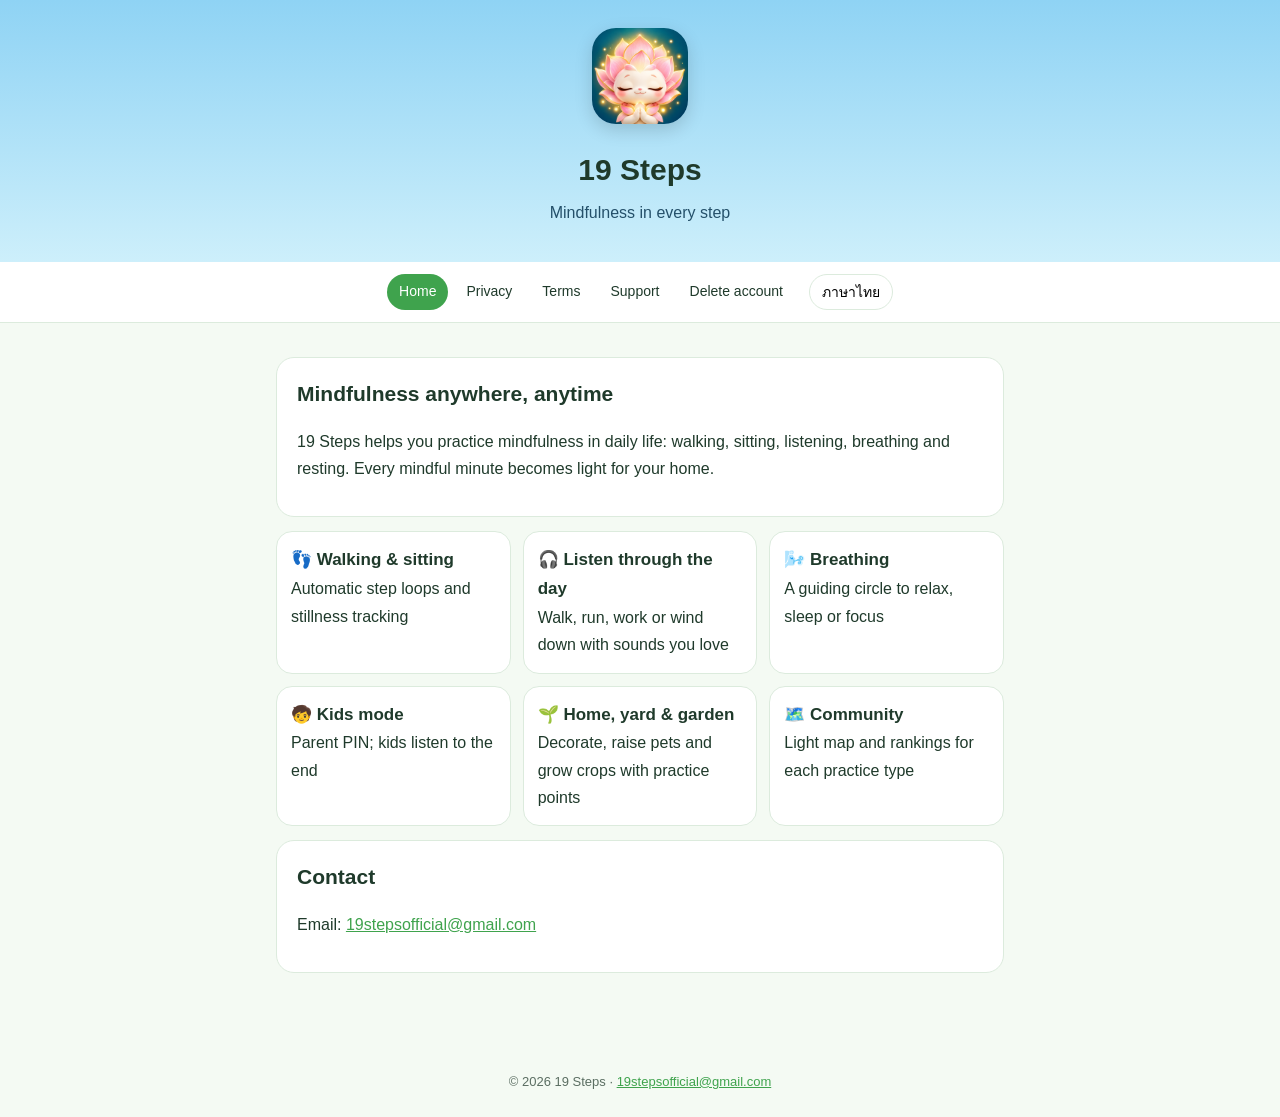
<file: index.html>
<!doctype html>
<html lang="en"><head><meta charset="utf-8"><meta name="viewport" content="width=device-width,initial-scale=1">
<title>Home · 19 Steps</title><meta name="description" content="19 Steps – mindfulness in every step">
<link rel="icon" href="icon.png"><link rel="stylesheet" href="style.css"><script src="lang.js"></script></head>
<body>
<header><img src="icon.png" alt="19 Steps"><h1>19 Steps</h1><p><span data-l="th">สติทุกย่างก้าว</span><span data-l="en">Mindfulness in every step</span></p></header>
<nav><a href="index.html" class="on"><span data-l="th">หน้าแรก</span><span data-l="en">Home</span></a><a href="privacy.html" class=""><span data-l="th">ความเป็นส่วนตัว</span><span data-l="en">Privacy</span></a><a href="terms.html" class=""><span data-l="th">ข้อกำหนด</span><span data-l="en">Terms</span></a><a href="support.html" class=""><span data-l="th">ช่วยเหลือ</span><span data-l="en">Support</span></a><a href="delete-account.html" class=""><span data-l="th">ลบบัญชี</span><span data-l="en">Delete account</span></a><button class="lang" onclick="toggleLang()"><span data-l="th">English</span><span data-l="en">ภาษาไทย</span></button></nav>
<main><div data-l="th">
<div class="card"><h2>ฝึกสติได้ทุกที่ ทุกเวลา</h2><p>19 Steps ช่วยให้คุณฝึกสติในชีวิตประจำวัน ทั้งเดิน นั่ง ฟัง หายใจ และพักผ่อน ทุกนาทีที่มีสติจะกลายเป็นแสงสว่างให้บ้านของคุณ</p></div>
<div class="grid">
<div class="feat"><b>👣 เดินและนั่งสมาธิ</b>นับรอบเดินและตรวจความนิ่งให้อัตโนมัติ</div>
<div class="feat"><b>🎧 ฟังระหว่างวัน</b>เดิน วิ่ง ทำงาน ก่อนนอน พร้อมเสียงที่ชอบ</div>
<div class="feat"><b>🌬️ ฝึกหายใจ</b>วงกลมนำจังหวะ คลายเครียด ช่วยนอนหลับ</div>
<div class="feat"><b>🧒 โหมดเด็ก</b>ผู้ปกครองตั้งรหัส ให้ลูกฟังจนจบ</div>
<div class="feat"><b>🌱 บ้าน ลาน และสวน</b>แต่งบ้าน เลี้ยงสัตว์ ปลูกผัก จากแต้มการฝึก</div>
<div class="feat"><b>🗺️ ชุมชน</b>แผนที่แสงและอันดับแยกตามสายการฝึก</div>
</div>
<div class="card"><h2>ติดต่อเรา</h2><p>อีเมล: <a href="mailto:19stepsofficial@gmail.com">19stepsofficial@gmail.com</a></p></div></div><div data-l="en">
<div class="card"><h2>Mindfulness anywhere, anytime</h2><p>19 Steps helps you practice mindfulness in daily life: walking, sitting, listening, breathing and resting. Every mindful minute becomes light for your home.</p></div>
<div class="grid">
<div class="feat"><b>👣 Walking & sitting</b>Automatic step loops and stillness tracking</div>
<div class="feat"><b>🎧 Listen through the day</b>Walk, run, work or wind down with sounds you love</div>
<div class="feat"><b>🌬️ Breathing</b>A guiding circle to relax, sleep or focus</div>
<div class="feat"><b>🧒 Kids mode</b>Parent PIN; kids listen to the end</div>
<div class="feat"><b>🌱 Home, yard & garden</b>Decorate, raise pets and grow crops with practice points</div>
<div class="feat"><b>🗺️ Community</b>Light map and rankings for each practice type</div>
</div>
<div class="card"><h2>Contact</h2><p>Email: <a href="mailto:19stepsofficial@gmail.com">19stepsofficial@gmail.com</a></p></div></div></main>
<footer>© 2026 19 Steps · <a href="mailto:19stepsofficial@gmail.com">19stepsofficial@gmail.com</a></footer>
</body></html>
</file>
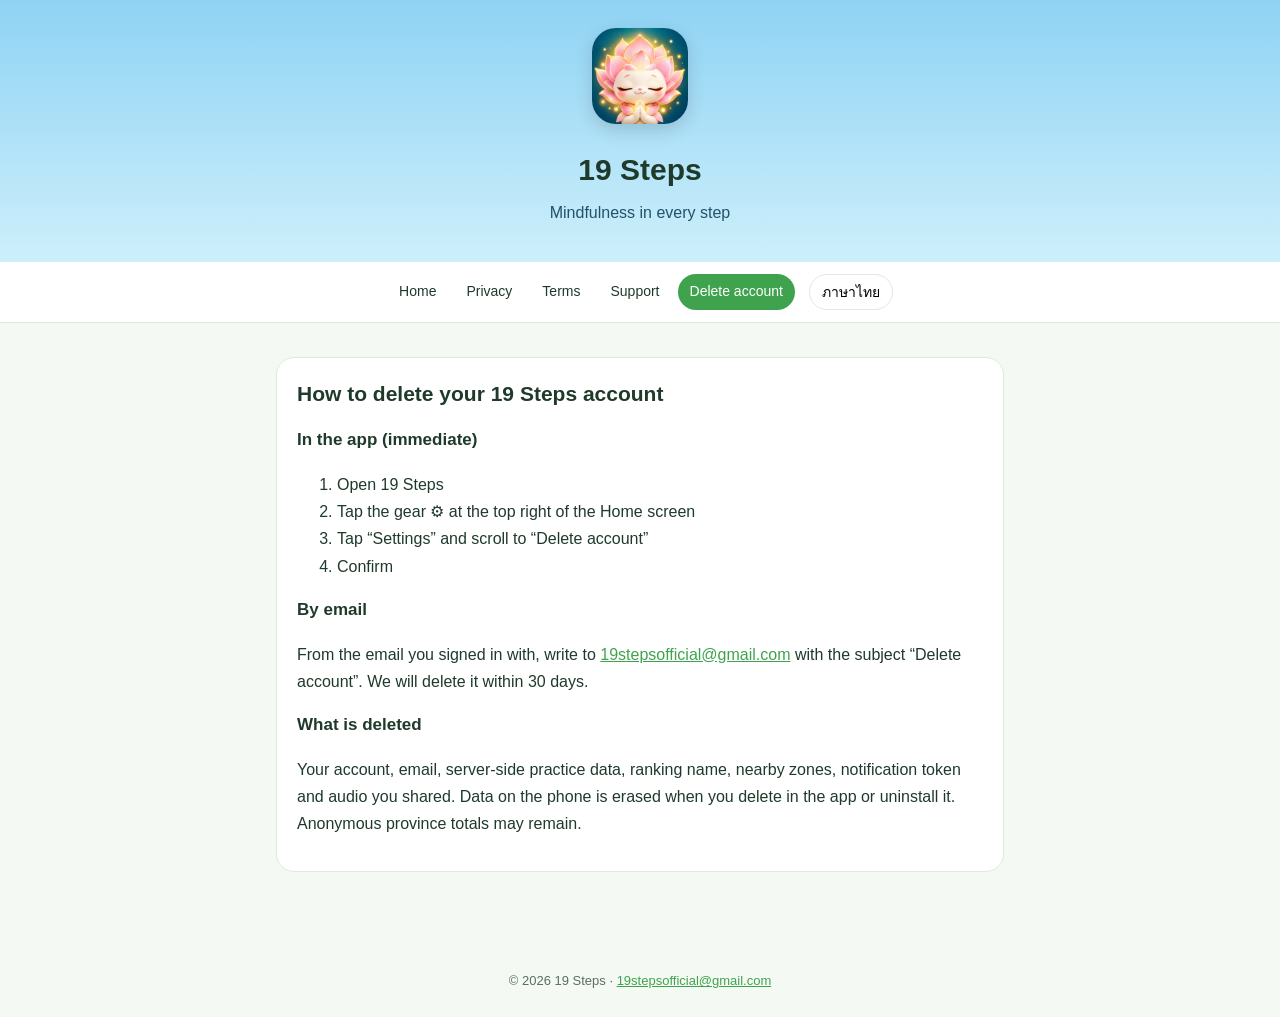
<file: delete-account.html>
<!doctype html>
<html lang="en"><head><meta charset="utf-8"><meta name="viewport" content="width=device-width,initial-scale=1">
<title>Delete account · 19 Steps</title><meta name="description" content="19 Steps – mindfulness in every step">
<link rel="icon" href="icon.png"><link rel="stylesheet" href="style.css"><script src="lang.js"></script></head>
<body>
<header><img src="icon.png" alt="19 Steps"><h1>19 Steps</h1><p><span data-l="th">สติทุกย่างก้าว</span><span data-l="en">Mindfulness in every step</span></p></header>
<nav><a href="index.html" class=""><span data-l="th">หน้าแรก</span><span data-l="en">Home</span></a><a href="privacy.html" class=""><span data-l="th">ความเป็นส่วนตัว</span><span data-l="en">Privacy</span></a><a href="terms.html" class=""><span data-l="th">ข้อกำหนด</span><span data-l="en">Terms</span></a><a href="support.html" class=""><span data-l="th">ช่วยเหลือ</span><span data-l="en">Support</span></a><a href="delete-account.html" class="on"><span data-l="th">ลบบัญชี</span><span data-l="en">Delete account</span></a><button class="lang" onclick="toggleLang()"><span data-l="th">English</span><span data-l="en">ภาษาไทย</span></button></nav>
<main><div data-l="th">
<div class="card"><h2>วิธีลบบัญชี 19 Steps</h2>
<h3>ลบในแอป (ทันที)</h3><ol><li>เปิดแอป 19 Steps</li><li>แตะรูปฟันเฟือง ⚙ มุมขวาบนของหน้าบ้าน</li><li>แตะ "ตั้งค่า" แล้วเลื่อนลงไปที่ "ลบบัญชี"</li><li>ยืนยันการลบ</li></ol>
<h3>ขอลบทางอีเมล</h3><p>ส่งอีเมลจากอีเมลที่ใช้เข้าสู่ระบบมาที่ <a href="mailto:19stepsofficial@gmail.com?subject=Delete%20my%2019%20Steps%20account">19stepsofficial@gmail.com</a> หัวข้อ "ลบบัญชี" เราจะลบภายใน 30 วัน</p>
<h3>ข้อมูลที่จะถูกลบ</h3><p>บัญชี อีเมล ข้อมูลการฝึกบนเซิร์ฟเวอร์ ชื่อในอันดับ โซนใกล้ฉัน โทเคนแจ้งเตือน และไฟล์เสียงที่คุณแบ่งปัน ข้อมูลในโทรศัพท์จะถูกลบเมื่อกดลบในแอปหรือถอนการติดตั้งแอป ยอดรวมแบบไม่ระบุตัวตนของจังหวัดอาจยังคงอยู่</p></div></div><div data-l="en">
<div class="card"><h2>How to delete your 19 Steps account</h2>
<h3>In the app (immediate)</h3><ol><li>Open 19 Steps</li><li>Tap the gear ⚙ at the top right of the Home screen</li><li>Tap “Settings” and scroll to “Delete account”</li><li>Confirm</li></ol>
<h3>By email</h3><p>From the email you signed in with, write to <a href="mailto:19stepsofficial@gmail.com?subject=Delete%20my%2019%20Steps%20account">19stepsofficial@gmail.com</a> with the subject “Delete account”. We will delete it within 30 days.</p>
<h3>What is deleted</h3><p>Your account, email, server-side practice data, ranking name, nearby zones, notification token and audio you shared. Data on the phone is erased when you delete in the app or uninstall it. Anonymous province totals may remain.</p></div></div></main>
<footer>© 2026 19 Steps · <a href="mailto:19stepsofficial@gmail.com">19stepsofficial@gmail.com</a></footer>
</body></html>
</file>
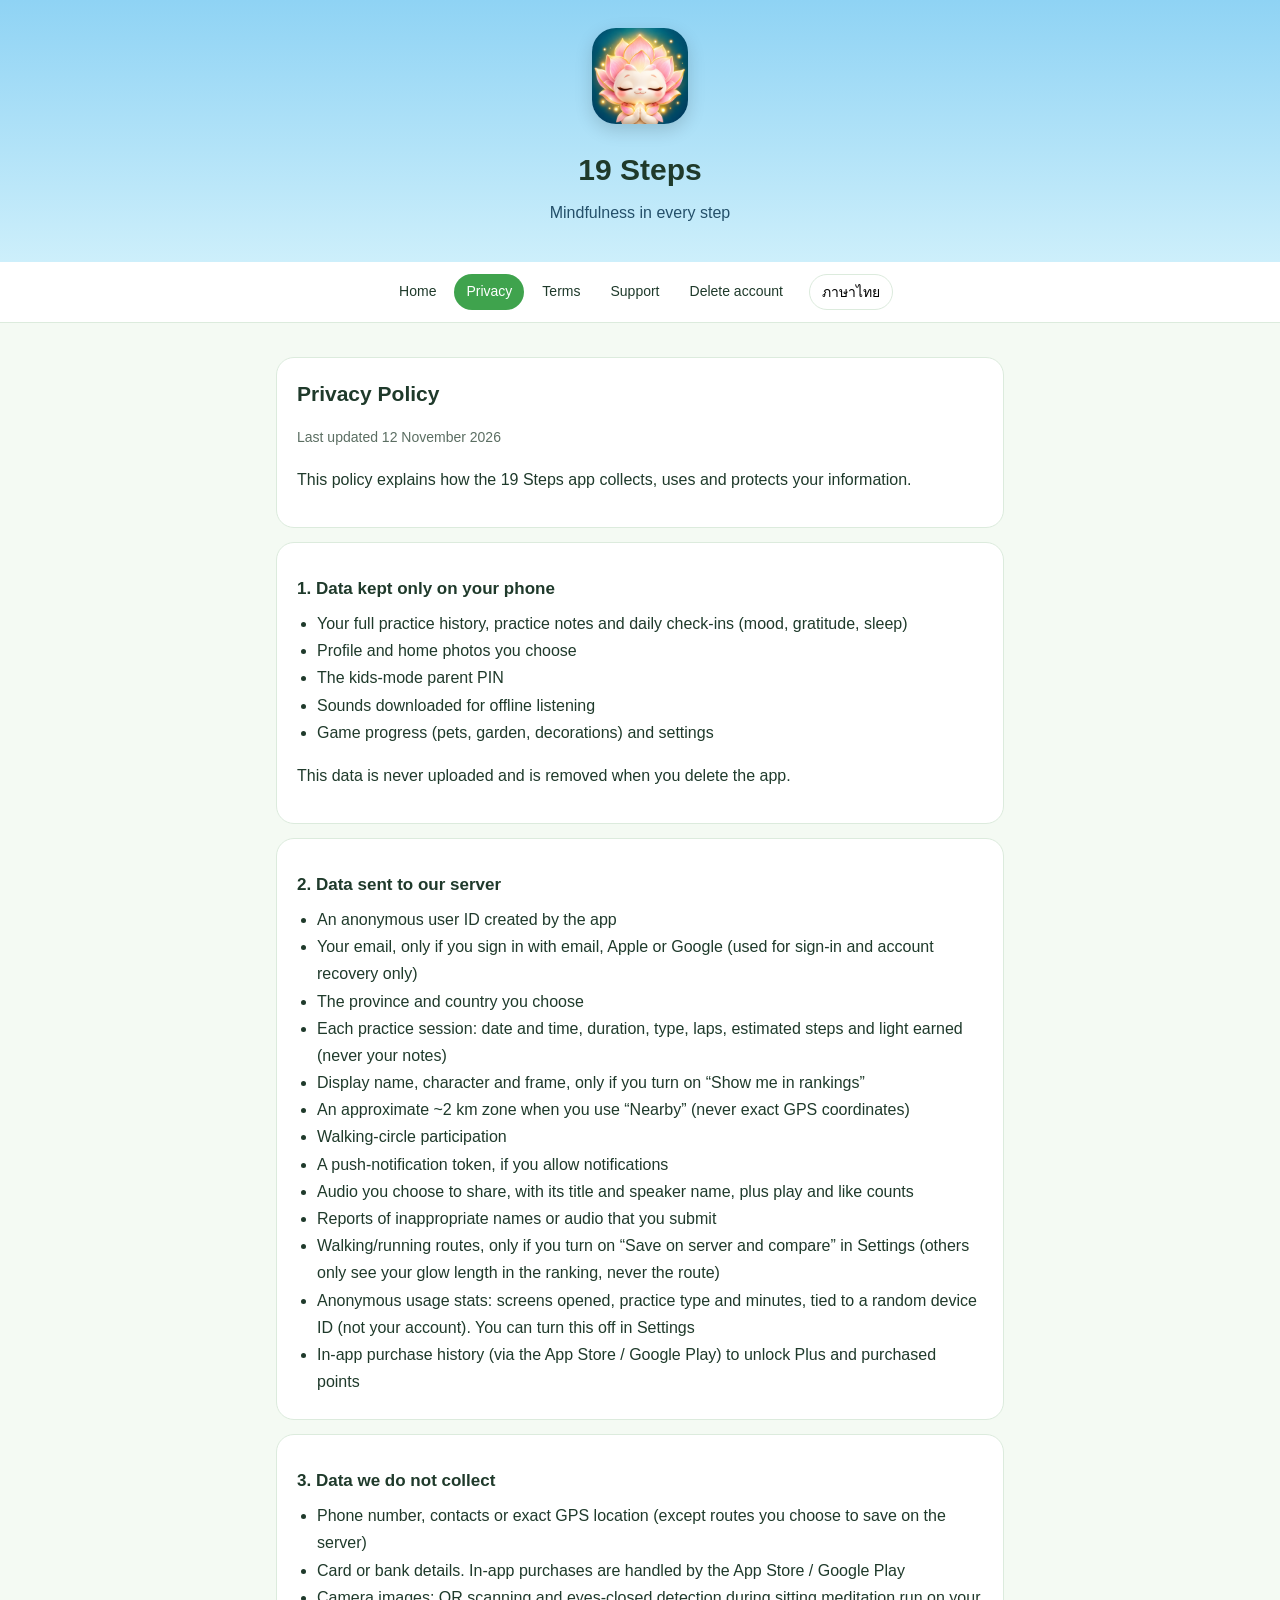
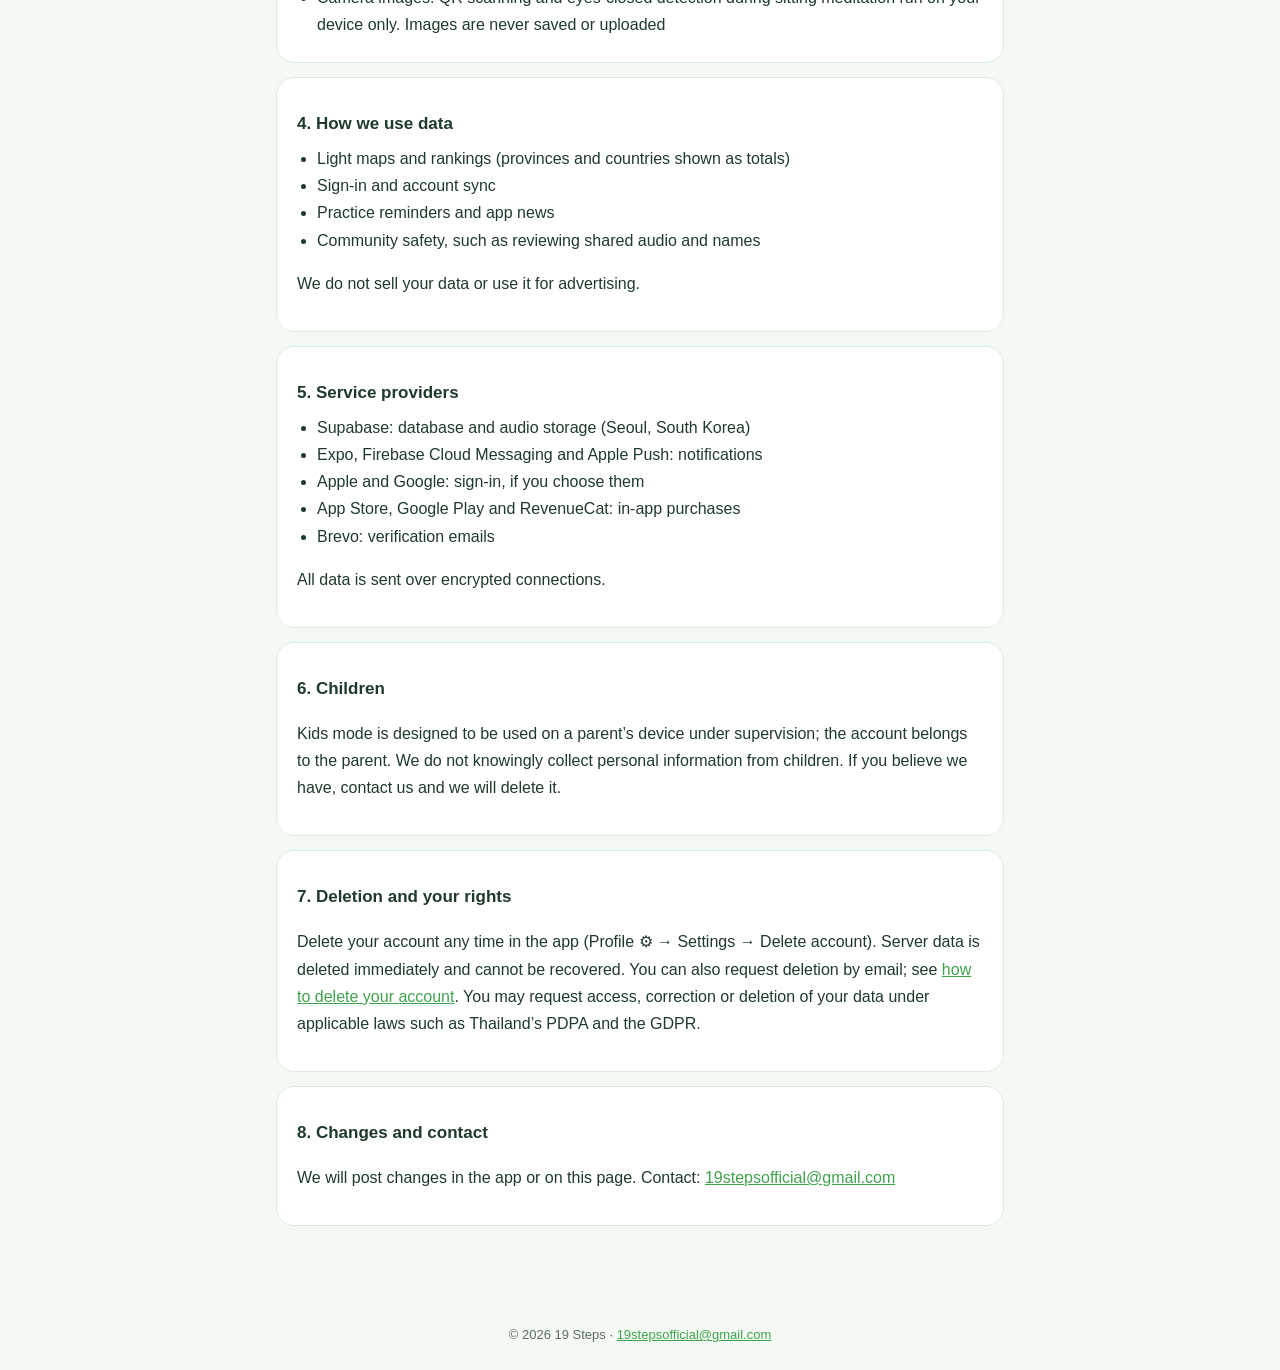
<file: privacy.html>
<!doctype html>
<html lang="en"><head><meta charset="utf-8"><meta name="viewport" content="width=device-width,initial-scale=1">
<title>Privacy · 19 Steps</title><meta name="description" content="19 Steps – mindfulness in every step">
<link rel="icon" href="icon.png"><link rel="stylesheet" href="style.css"><script src="lang.js"></script></head>
<body>
<header><img src="icon.png" alt="19 Steps"><h1>19 Steps</h1><p><span data-l="th">สติทุกย่างก้าว</span><span data-l="en">Mindfulness in every step</span></p></header>
<nav><a href="index.html" class=""><span data-l="th">หน้าแรก</span><span data-l="en">Home</span></a><a href="privacy.html" class="on"><span data-l="th">ความเป็นส่วนตัว</span><span data-l="en">Privacy</span></a><a href="terms.html" class=""><span data-l="th">ข้อกำหนด</span><span data-l="en">Terms</span></a><a href="support.html" class=""><span data-l="th">ช่วยเหลือ</span><span data-l="en">Support</span></a><a href="delete-account.html" class=""><span data-l="th">ลบบัญชี</span><span data-l="en">Delete account</span></a><button class="lang" onclick="toggleLang()"><span data-l="th">English</span><span data-l="en">ภาษาไทย</span></button></nav>
<main><div data-l="th">
<div class="card"><h2>นโยบายความเป็นส่วนตัว</h2><p class="muted">ปรับปรุงล่าสุด 12 พฤศจิกายน 2569</p><p>นโยบายนี้อธิบายว่าแอป 19 Steps เก็บ ใช้ และปกป้องข้อมูลของคุณอย่างไร</p></div>
<div class="card"><h3>1. ข้อมูลที่เก็บไว้ในโทรศัพท์ของคุณเท่านั้น</h3><ul>
<li>ประวัติการฝึกฉบับเต็ม บันทึกความรู้สึก และเช็กอินประจำวัน (อารมณ์ สิ่งที่ขอบคุณ การนอน)</li>
<li>รูปโปรไฟล์และรูปบ้านที่คุณเลือก</li><li>รหัสผู้ปกครองของโหมดเด็ก</li><li>เสียงที่ดาวน์โหลดไว้ฟังออฟไลน์</li><li>ความคืบหน้าเกม (สัตว์เลี้ยง แปลงผัก ของแต่ง) และการตั้งค่า</li></ul>
<p>ข้อมูลเหล่านี้ไม่ถูกส่งขึ้นเซิร์ฟเวอร์ และจะหายไปเมื่อลบแอป</p></div>
<div class="card"><h3>2. ข้อมูลที่ส่งขึ้นเซิร์ฟเวอร์</h3><ul>
<li>รหัสผู้ใช้ที่แอปสร้างให้อัตโนมัติ (ไม่ระบุตัวตน)</li>
<li>อีเมล เฉพาะเมื่อคุณเลือกเข้าสู่ระบบด้วยอีเมล Apple หรือ Google (ใช้เพื่อเข้าสู่ระบบและกู้บัญชีเท่านั้น)</li>
<li>จังหวัดและประเทศที่คุณเลือกเอง</li>
<li>ข้อมูลการฝึกแต่ละครั้ง: วันเวลา ระยะเวลา ประเภทการฝึก จำนวนรอบ ก้าวโดยประมาณ และแสงที่ได้ (ไม่รวมบันทึกความรู้สึก)</li>
<li>ชื่อที่แสดง ตัวละคร และกรอบรูป เฉพาะเมื่อคุณเปิด "แสดงชื่อในอันดับ"</li>
<li>โซนโดยประมาณขนาดราว 2 กม. เมื่อใช้ฟีเจอร์ "ใกล้ฉัน" (ไม่เก็บพิกัด GPS จริง)</li>
<li>การเข้าร่วมวงเดินร่วมกัน</li>
<li>โทเคนแจ้งเตือน เมื่อคุณอนุญาตการแจ้งเตือน</li>
<li>ไฟล์เสียงที่คุณเลือกแบ่งปัน พร้อมชื่อเรื่องและชื่อผู้พูด รวมถึงยอดฟังและยอดถูกใจ</li>
<li>รายงานชื่อหรือเสียงที่ไม่เหมาะสมที่คุณส่ง</li>
<li>เส้นทางเดิน/วิ่ง เฉพาะเมื่อคุณเปิด "เก็บบนเซิร์ฟเวอร์และเทียบกับคนอื่น" ในตั้งค่า (คนอื่นเห็นแค่ความยาวแสงในอันดับ ไม่เห็นเส้นทาง)</li>
<li>สถิติการใช้งานแบบไม่ระบุตัวตน: หน้าที่เปิด ประเภทและนาทีที่ฝึก ผูกกับรหัสสุ่มของเครื่อง ไม่ผูกกับบัญชี ปิดได้ในตั้งค่า</li>
<li>ประวัติการซื้อในแอป (ผ่าน App Store / Google Play) เพื่อเปิดสิทธิ์ Plus และแต้มที่ซื้อ</li></ul></div>
<div class="card"><h3>3. ข้อมูลที่แอปไม่เก็บ</h3><ul>
<li>เบอร์โทรศัพท์ รายชื่อผู้ติดต่อ และพิกัด GPS จริง (ยกเว้นเส้นทางที่คุณเลือกเก็บบนเซิร์ฟเวอร์เอง)</li>
<li>ข้อมูลบัตรหรือบัญชีธนาคาร การซื้อในแอปทำผ่าน App Store / Google Play</li>
<li>ภาพจากกล้อง: การสแกน QR และการตรวจหลับตาขณะนั่งสมาธิประมวลผลในเครื่องเท่านั้น ไม่บันทึกและไม่ส่งภาพออกจากโทรศัพท์</li></ul></div>
<div class="card"><h3>4. เรานำข้อมูลไปใช้ทำอะไร</h3><ul>
<li>แสดงแผนที่แสงและอันดับ (จังหวัดและประเทศแสดงเป็นยอดรวม)</li><li>เข้าสู่ระบบและซิงก์บัญชี</li><li>ส่งการแจ้งเตือนเตือนฝึกและข่าวสารของแอป</li><li>ดูแลชุมชน เช่น ตรวจเสียงที่แบ่งปันและชื่อที่ไม่เหมาะสม</li></ul>
<p>เราไม่ขายข้อมูลของคุณ และไม่ใช้เพื่อโฆษณา</p></div>
<div class="card"><h3>5. ผู้ให้บริการที่เกี่ยวข้อง</h3><ul>
<li>Supabase: ฐานข้อมูลและไฟล์เสียง (ภูมิภาคโซล เกาหลีใต้)</li><li>Expo / Firebase Cloud Messaging / Apple Push: ส่งการแจ้งเตือน</li><li>Apple และ Google: เข้าสู่ระบบ (เมื่อคุณเลือกใช้)</li><li>App Store, Google Play และ RevenueCat: การซื้อในแอป</li><li>Brevo: ส่งอีเมลรหัสยืนยัน</li></ul><p>ข้อมูลส่งผ่านการเชื่อมต่อที่เข้ารหัส</p></div>
<div class="card"><h3>6. เด็ก</h3><p>โหมดเด็กออกแบบให้ใช้บนเครื่องของผู้ปกครองภายใต้การดูแล บัญชีเป็นของผู้ปกครอง เราไม่ได้ตั้งใจเก็บข้อมูลส่วนบุคคลของเด็ก หากพบว่ามีการเก็บโดยไม่ตั้งใจ โปรดติดต่อเราเพื่อลบ</p></div>
<div class="card"><h3>7. การลบข้อมูลและสิทธิของคุณ</h3><p>ลบบัญชีได้ทุกเมื่อในแอป (โปรไฟล์ ⚙ → ตั้งค่า → ลบบัญชี) ระบบจะลบข้อมูลบนเซิร์ฟเวอร์ทันทีและกู้คืนไม่ได้ หรือส่งคำขอทางอีเมล ดู<a href="delete-account.html">วิธีลบบัญชี</a> คุณมีสิทธิขอเข้าถึง แก้ไข หรือลบข้อมูลตามกฎหมายคุ้มครองข้อมูลส่วนบุคคล (PDPA) และกฎหมายที่เกี่ยวข้อง</p></div>
<div class="card"><h3>8. การเปลี่ยนแปลงและการติดต่อ</h3><p>หากมีการเปลี่ยนแปลงนโยบาย เราจะแจ้งในแอปหรือหน้านี้ ติดต่อ: <a href="mailto:19stepsofficial@gmail.com">19stepsofficial@gmail.com</a></p></div></div><div data-l="en">
<div class="card"><h2>Privacy Policy</h2><p class="muted">Last updated 12 November 2026</p><p>This policy explains how the 19 Steps app collects, uses and protects your information.</p></div>
<div class="card"><h3>1. Data kept only on your phone</h3><ul>
<li>Your full practice history, practice notes and daily check-ins (mood, gratitude, sleep)</li>
<li>Profile and home photos you choose</li><li>The kids-mode parent PIN</li><li>Sounds downloaded for offline listening</li><li>Game progress (pets, garden, decorations) and settings</li></ul>
<p>This data is never uploaded and is removed when you delete the app.</p></div>
<div class="card"><h3>2. Data sent to our server</h3><ul>
<li>An anonymous user ID created by the app</li>
<li>Your email, only if you sign in with email, Apple or Google (used for sign-in and account recovery only)</li>
<li>The province and country you choose</li>
<li>Each practice session: date and time, duration, type, laps, estimated steps and light earned (never your notes)</li>
<li>Display name, character and frame, only if you turn on “Show me in rankings”</li>
<li>An approximate ~2 km zone when you use “Nearby” (never exact GPS coordinates)</li>
<li>Walking-circle participation</li>
<li>A push-notification token, if you allow notifications</li>
<li>Audio you choose to share, with its title and speaker name, plus play and like counts</li>
<li>Reports of inappropriate names or audio that you submit</li>
<li>Walking/running routes, only if you turn on “Save on server and compare” in Settings (others only see your glow length in the ranking, never the route)</li>
<li>Anonymous usage stats: screens opened, practice type and minutes, tied to a random device ID (not your account). You can turn this off in Settings</li>
<li>In-app purchase history (via the App Store / Google Play) to unlock Plus and purchased points</li></ul></div>
<div class="card"><h3>3. Data we do not collect</h3><ul>
<li>Phone number, contacts or exact GPS location (except routes you choose to save on the server)</li>
<li>Card or bank details. In-app purchases are handled by the App Store / Google Play</li>
<li>Camera images: QR scanning and eyes-closed detection during sitting meditation run on your device only. Images are never saved or uploaded</li></ul></div>
<div class="card"><h3>4. How we use data</h3><ul>
<li>Light maps and rankings (provinces and countries shown as totals)</li><li>Sign-in and account sync</li><li>Practice reminders and app news</li><li>Community safety, such as reviewing shared audio and names</li></ul>
<p>We do not sell your data or use it for advertising.</p></div>
<div class="card"><h3>5. Service providers</h3><ul>
<li>Supabase: database and audio storage (Seoul, South Korea)</li><li>Expo, Firebase Cloud Messaging and Apple Push: notifications</li><li>Apple and Google: sign-in, if you choose them</li><li>App Store, Google Play and RevenueCat: in-app purchases</li><li>Brevo: verification emails</li></ul><p>All data is sent over encrypted connections.</p></div>
<div class="card"><h3>6. Children</h3><p>Kids mode is designed to be used on a parent’s device under supervision; the account belongs to the parent. We do not knowingly collect personal information from children. If you believe we have, contact us and we will delete it.</p></div>
<div class="card"><h3>7. Deletion and your rights</h3><p>Delete your account any time in the app (Profile ⚙ → Settings → Delete account). Server data is deleted immediately and cannot be recovered. You can also request deletion by email; see <a href="delete-account.html">how to delete your account</a>. You may request access, correction or deletion of your data under applicable laws such as Thailand’s PDPA and the GDPR.</p></div>
<div class="card"><h3>8. Changes and contact</h3><p>We will post changes in the app or on this page. Contact: <a href="mailto:19stepsofficial@gmail.com">19stepsofficial@gmail.com</a></p></div></div></main>
<footer>© 2026 19 Steps · <a href="mailto:19stepsofficial@gmail.com">19stepsofficial@gmail.com</a></footer>
</body></html>
</file>
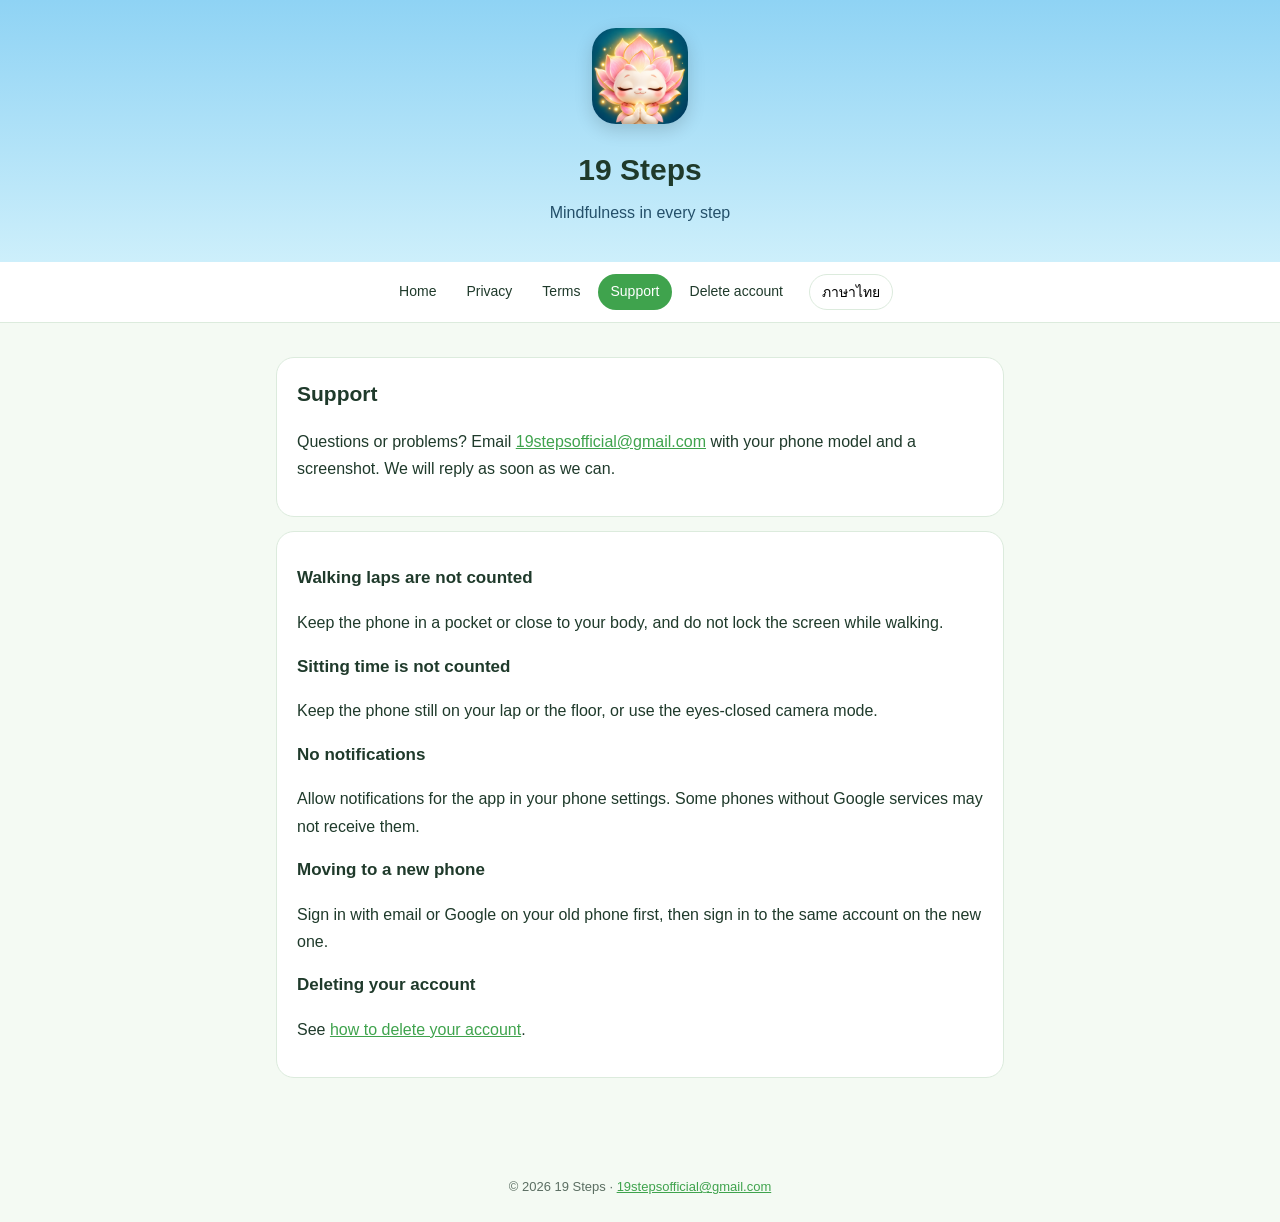
<file: support.html>
<!doctype html>
<html lang="en"><head><meta charset="utf-8"><meta name="viewport" content="width=device-width,initial-scale=1">
<title>Support · 19 Steps</title><meta name="description" content="19 Steps – mindfulness in every step">
<link rel="icon" href="icon.png"><link rel="stylesheet" href="style.css"><script src="lang.js"></script></head>
<body>
<header><img src="icon.png" alt="19 Steps"><h1>19 Steps</h1><p><span data-l="th">สติทุกย่างก้าว</span><span data-l="en">Mindfulness in every step</span></p></header>
<nav><a href="index.html" class=""><span data-l="th">หน้าแรก</span><span data-l="en">Home</span></a><a href="privacy.html" class=""><span data-l="th">ความเป็นส่วนตัว</span><span data-l="en">Privacy</span></a><a href="terms.html" class=""><span data-l="th">ข้อกำหนด</span><span data-l="en">Terms</span></a><a href="support.html" class="on"><span data-l="th">ช่วยเหลือ</span><span data-l="en">Support</span></a><a href="delete-account.html" class=""><span data-l="th">ลบบัญชี</span><span data-l="en">Delete account</span></a><button class="lang" onclick="toggleLang()"><span data-l="th">English</span><span data-l="en">ภาษาไทย</span></button></nav>
<main><div data-l="th">
<div class="card"><h2>ช่วยเหลือ</h2><p>มีคำถามหรือพบปัญหา ส่งอีเมลมาที่ <a href="mailto:19stepsofficial@gmail.com">19stepsofficial@gmail.com</a> พร้อมรุ่นโทรศัพท์และภาพหน้าจอ เราจะตอบกลับโดยเร็ว</p></div>
<div class="card"><h3>เดินแล้วไม่นับรอบ</h3><p>ใส่โทรศัพท์ไว้ในกระเป๋าหรือถือแนบตัว และอย่ากดปุ่มปิดหน้าจอระหว่างเดิน</p>
<h3>นั่งสมาธิแล้วไม่นับเวลา</h3><p>วางโทรศัพท์ให้นิ่งบนตักหรือพื้นข้างตัว หรือเลือกโหมดกล้องตรวจหลับตา</p>
<h3>ไม่ได้รับการแจ้งเตือน</h3><p>เปิดสิทธิ์การแจ้งเตือนของแอปในการตั้งค่าโทรศัพท์ บางเครื่องที่ไม่มีบริการของ Google อาจไม่ได้รับการแจ้งเตือน</p>
<h3>ย้ายเครื่อง</h3><p>เข้าสู่ระบบด้วยอีเมลหรือ Google ในเครื่องเดิมก่อน แล้วเข้าสู่ระบบบัญชีเดียวกันในเครื่องใหม่</p>
<h3>ลบบัญชี</h3><p>ดู<a href="delete-account.html">วิธีลบบัญชี</a></p></div></div><div data-l="en">
<div class="card"><h2>Support</h2><p>Questions or problems? Email <a href="mailto:19stepsofficial@gmail.com">19stepsofficial@gmail.com</a> with your phone model and a screenshot. We will reply as soon as we can.</p></div>
<div class="card"><h3>Walking laps are not counted</h3><p>Keep the phone in a pocket or close to your body, and do not lock the screen while walking.</p>
<h3>Sitting time is not counted</h3><p>Keep the phone still on your lap or the floor, or use the eyes-closed camera mode.</p>
<h3>No notifications</h3><p>Allow notifications for the app in your phone settings. Some phones without Google services may not receive them.</p>
<h3>Moving to a new phone</h3><p>Sign in with email or Google on your old phone first, then sign in to the same account on the new one.</p>
<h3>Deleting your account</h3><p>See <a href="delete-account.html">how to delete your account</a>.</p></div></div></main>
<footer>© 2026 19 Steps · <a href="mailto:19stepsofficial@gmail.com">19stepsofficial@gmail.com</a></footer>
</body></html>
</file>
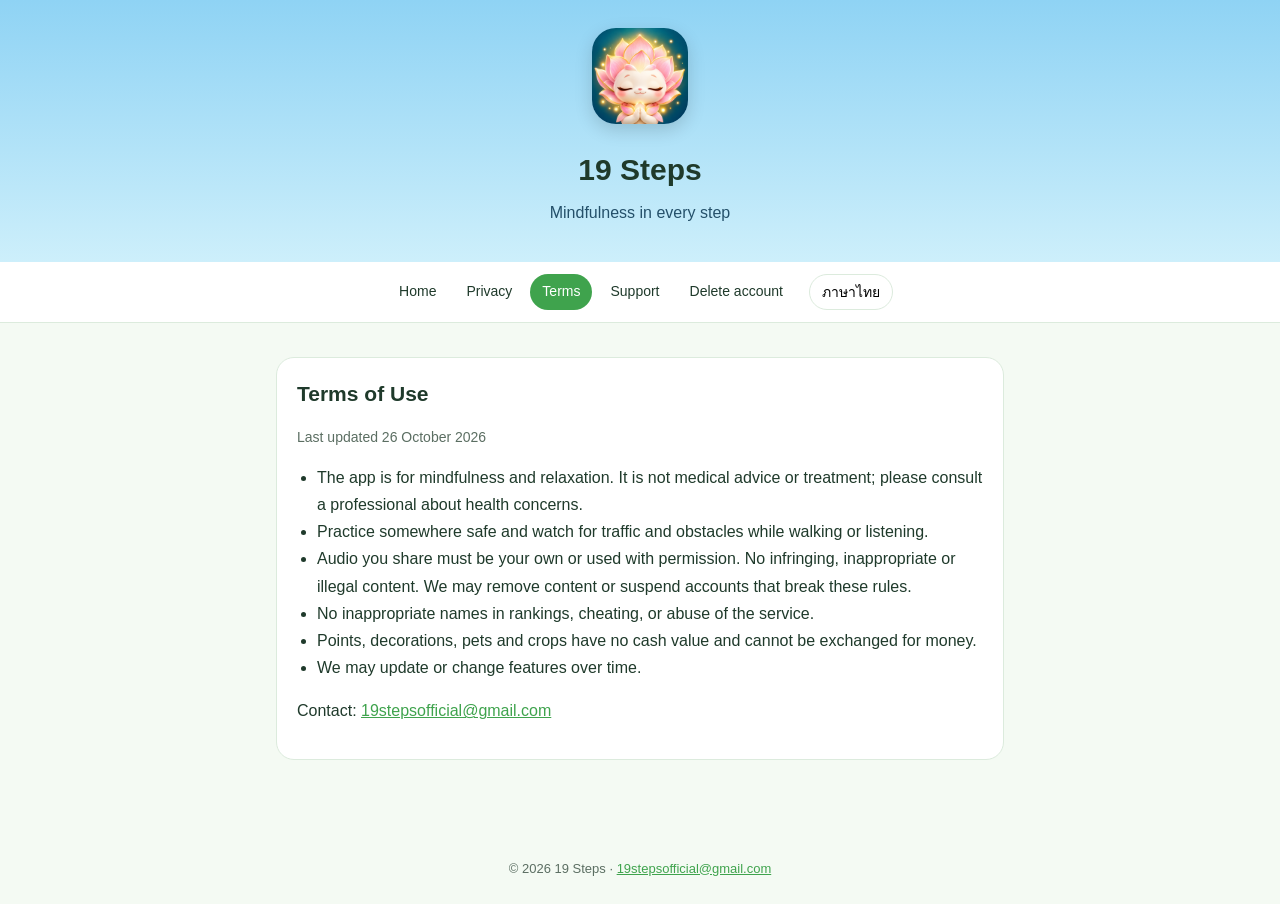
<file: terms.html>
<!doctype html>
<html lang="en"><head><meta charset="utf-8"><meta name="viewport" content="width=device-width,initial-scale=1">
<title>Terms · 19 Steps</title><meta name="description" content="19 Steps – mindfulness in every step">
<link rel="icon" href="icon.png"><link rel="stylesheet" href="style.css"><script src="lang.js"></script></head>
<body>
<header><img src="icon.png" alt="19 Steps"><h1>19 Steps</h1><p><span data-l="th">สติทุกย่างก้าว</span><span data-l="en">Mindfulness in every step</span></p></header>
<nav><a href="index.html" class=""><span data-l="th">หน้าแรก</span><span data-l="en">Home</span></a><a href="privacy.html" class=""><span data-l="th">ความเป็นส่วนตัว</span><span data-l="en">Privacy</span></a><a href="terms.html" class="on"><span data-l="th">ข้อกำหนด</span><span data-l="en">Terms</span></a><a href="support.html" class=""><span data-l="th">ช่วยเหลือ</span><span data-l="en">Support</span></a><a href="delete-account.html" class=""><span data-l="th">ลบบัญชี</span><span data-l="en">Delete account</span></a><button class="lang" onclick="toggleLang()"><span data-l="th">English</span><span data-l="en">ภาษาไทย</span></button></nav>
<main><div data-l="th">
<div class="card"><h2>ข้อกำหนดการใช้งาน</h2><p class="muted">ปรับปรุงล่าสุด 26 ตุลาคม 2569</p><ul>
<li>แอปนี้ใช้เพื่อฝึกสติและผ่อนคลาย ไม่ใช่คำแนะนำทางการแพทย์หรือการรักษา หากมีปัญหาสุขภาพ โปรดปรึกษาผู้เชี่ยวชาญ</li>
<li>ฝึกในที่ปลอดภัย ระวังรถและสิ่งกีดขวางขณะเดินหรือฟังเสียง</li>
<li>เสียงที่คุณแบ่งปันต้องเป็นของคุณเองหรือได้รับอนุญาต ห้ามเนื้อหาละเมิดลิขสิทธิ์ ไม่เหมาะสม หรือผิดกฎหมาย เราลบเนื้อหาหรือระงับบัญชีที่ฝ่าฝืนได้</li>
<li>ห้ามใช้ชื่อที่ไม่เหมาะสมในอันดับ ห้ามโกงหรือรบกวนระบบ</li>
<li>แต้ม ของแต่ง สัตว์ และผลผลิตในเกมไม่มีมูลค่าเป็นเงินและแลกเป็นเงินไม่ได้</li>
<li>เราอาจปรับปรุงหรือเปลี่ยนแปลงฟีเจอร์ได้ตามความเหมาะสม</li></ul>
<p>ติดต่อ: <a href="mailto:19stepsofficial@gmail.com">19stepsofficial@gmail.com</a></p></div></div><div data-l="en">
<div class="card"><h2>Terms of Use</h2><p class="muted">Last updated 26 October 2026</p><ul>
<li>The app is for mindfulness and relaxation. It is not medical advice or treatment; please consult a professional about health concerns.</li>
<li>Practice somewhere safe and watch for traffic and obstacles while walking or listening.</li>
<li>Audio you share must be your own or used with permission. No infringing, inappropriate or illegal content. We may remove content or suspend accounts that break these rules.</li>
<li>No inappropriate names in rankings, cheating, or abuse of the service.</li>
<li>Points, decorations, pets and crops have no cash value and cannot be exchanged for money.</li>
<li>We may update or change features over time.</li></ul>
<p>Contact: <a href="mailto:19stepsofficial@gmail.com">19stepsofficial@gmail.com</a></p></div></div></main>
<footer>© 2026 19 Steps · <a href="mailto:19stepsofficial@gmail.com">19stepsofficial@gmail.com</a></footer>
</body></html>
</file>
<file: style.css>
:root{--bg:#F4FAF3;--card:#fff;--ink:#1F3A2B;--soft:#5B6E62;--accent:#3FA34D;--accent2:#F2B33D;--line:#DCEBDD}
*{box-sizing:border-box}
body{margin:0;background:var(--bg);color:var(--ink);font:16px/1.7 -apple-system,BlinkMacSystemFont,"Segoe UI",Roboto,"Noto Sans Thai","Noto Sans",sans-serif}
a{color:var(--accent)}
header{background:linear-gradient(180deg,#8FD3F4,#CDEFFB);padding:28px 16px 36px;text-align:center}
header img{width:96px;height:96px;border-radius:24px;box-shadow:0 6px 18px rgba(0,0,0,.15)}
header h1{margin:12px 0 4px;font-size:30px}
header p{margin:0;color:#24506A}
nav{display:flex;gap:6px;justify-content:center;flex-wrap:wrap;padding:12px 16px;background:#fff;border-bottom:1px solid var(--line);position:sticky;top:0}
nav a{padding:6px 12px;border-radius:999px;text-decoration:none;color:var(--ink);font-size:14px}
nav a.on{background:var(--accent);color:#fff}
.lang{margin-left:8px;border:1px solid var(--line);background:#fff;border-radius:999px;padding:6px 12px;cursor:pointer;font-size:14px}
main{max-width:760px;margin:0 auto;padding:20px 16px 60px}
.card{background:var(--card);border:1px solid var(--line);border-radius:18px;padding:18px 20px;margin:14px 0}
h2{font-size:21px;margin:0 0 6px}
h3{font-size:17px;margin:14px 0 4px}
ul{padding-left:20px;margin:6px 0}
.muted{color:var(--soft);font-size:14px}
.grid{display:grid;grid-template-columns:repeat(auto-fit,minmax(200px,1fr));gap:12px}
.feat{background:#fff;border:1px solid var(--line);border-radius:16px;padding:14px}
.feat b{display:block;font-size:17px}
.btn{display:inline-block;background:var(--accent);color:#fff;text-decoration:none;padding:10px 18px;border-radius:999px;font-weight:600}
footer{text-align:center;color:var(--soft);font-size:13px;padding:24px 16px}
[data-l]{display:none}
html[lang=th] [data-l=th],html[lang=en] [data-l=en]{display:block}
html[lang=th] span[data-l=th],html[lang=en] span[data-l=en]{display:inline}
</file>
